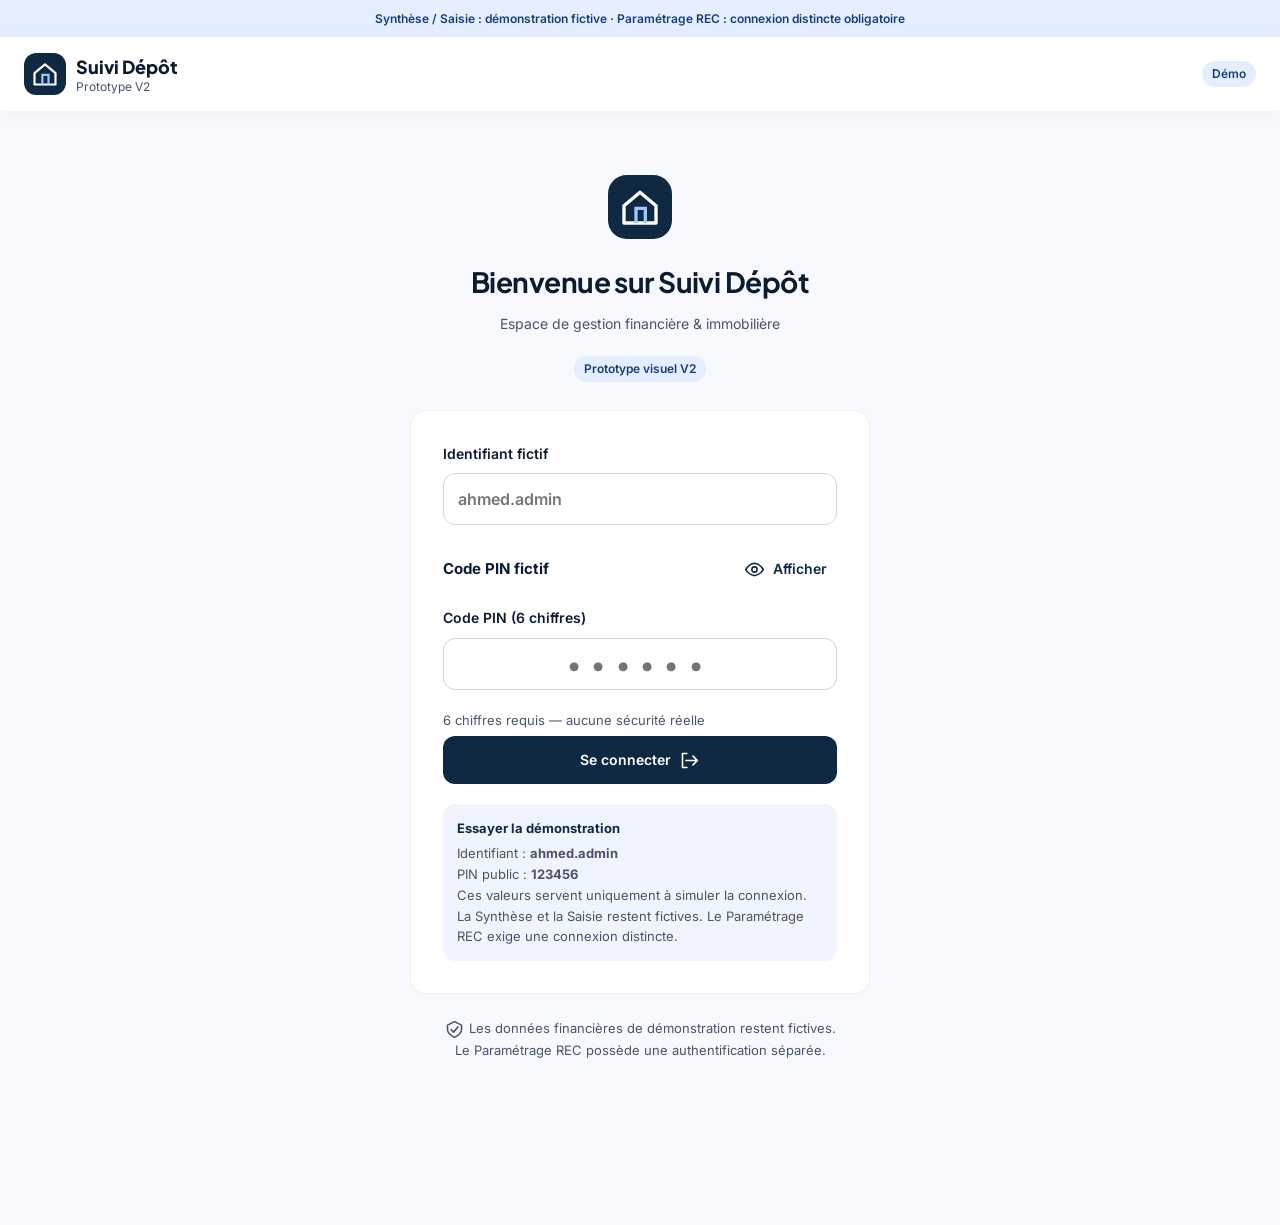
<file: index.html>
<!doctype html>
<html lang="fr">
  <head>
    <meta charset="utf-8" />
    <meta
      name="viewport"
      content="width=device-width, initial-scale=1, viewport-fit=cover"
    />
    <meta
      http-equiv="Content-Security-Policy"
      content="default-src 'none'; script-src 'self'; style-src 'self'; font-src 'self'; img-src 'self'; frame-src 'self'; connect-src 'none'; form-action 'none'; base-uri 'none'; object-src 'none'; worker-src 'none'"
    />
    <meta name="color-scheme" content="light" />
    <meta name="robots" content="noindex,nofollow" />
    <title>Suivi Dépôt V2 — Démonstration</title>
    <link rel="icon" href="assets/logo.svg" type="image/svg+xml" />
    <link rel="stylesheet" href="styles.css" />
    <script type="module" src="app.mjs"></script>
  </head>
  <body>
    <a class="skip" href="#main">Aller au contenu</a>
    <div class="demo-banner">
      Synthèse / Saisie : démonstration fictive · Paramétrage REC : connexion distincte obligatoire
    </div>
    <header id="header"></header>
    <main id="main" tabindex="-1"></main>
    <nav id="navigation" aria-label="Navigation principale"></nav>
    <div id="notice" role="status" aria-live="polite"></div>
    <dialog id="dialog" aria-labelledby="dialog-title"></dialog>
  </body>
</html>
</file>
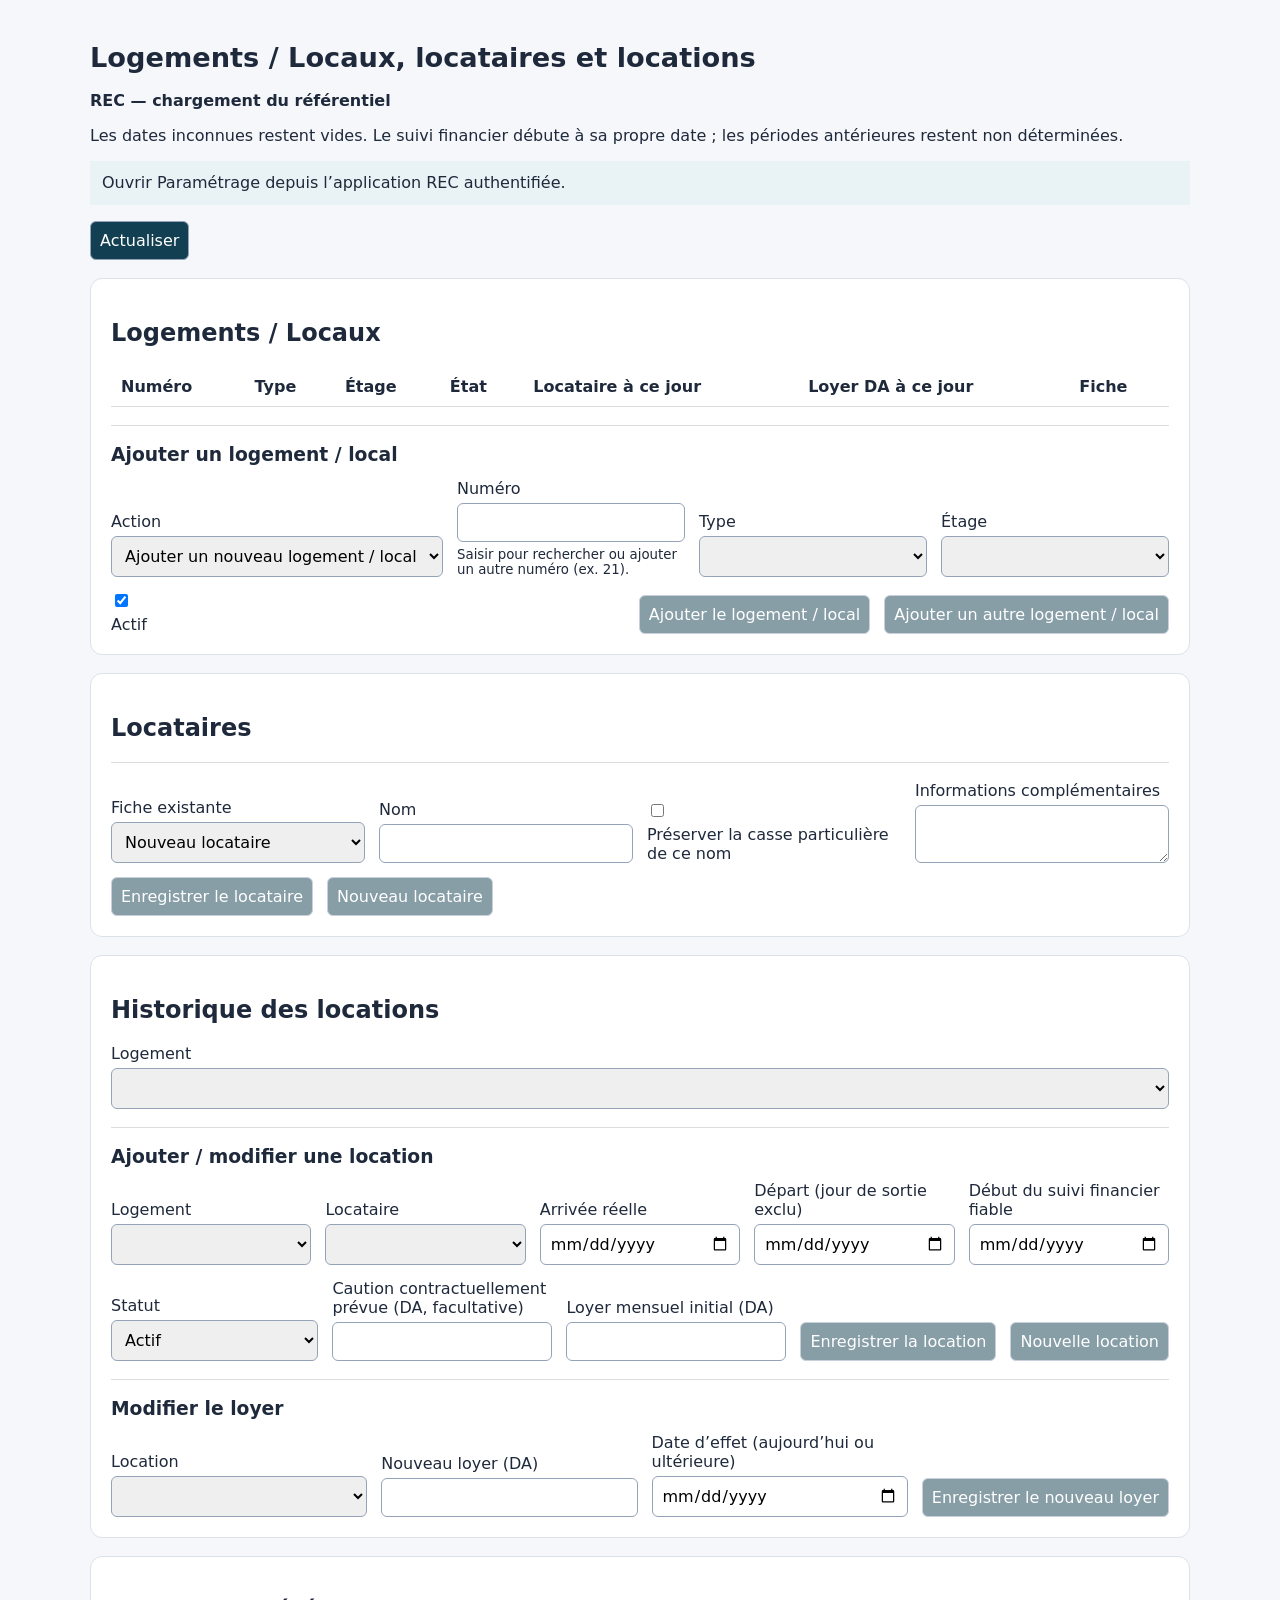
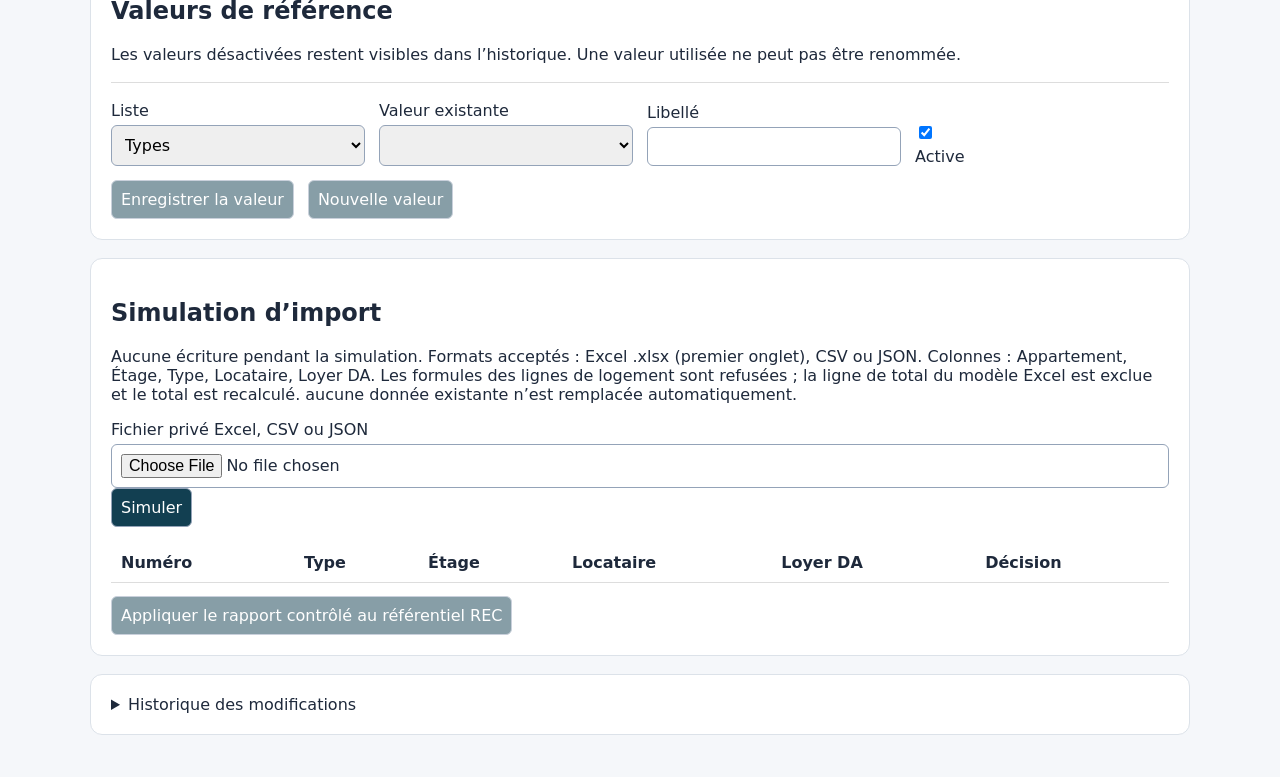
<file: referentiel/index.html>
<!doctype html>
<html lang="fr"><head><meta charset="utf-8"><meta http-equiv="Content-Security-Policy" content="default-src 'none'; script-src 'self'; style-src 'self'; connect-src 'none'; form-action 'none'; base-uri 'none'; object-src 'none'; worker-src 'none'"><meta name="viewport" content="width=device-width,initial-scale=1"><title>Paramétrage — Référentiel V2</title><link rel="stylesheet" href="referentiel-v2.css"></head>
<body><main>
<h1>Logements / Locaux, locataires et locations</h1>
<p id="environment">REC — chargement du référentiel</p>
<p>Les dates inconnues restent vides. Le suivi financier débute à sa propre date ; les périodes antérieures restent non déterminées.</p>
<p id="message" role="status" aria-live="polite"></p>
<button id="reload" type="button">Actualiser</button>
<section><h2>Logements / Locaux</h2><div class="table-wrap"><table><thead><tr><th>Numéro</th><th>Type</th><th>Étage</th><th>État</th><th>Locataire à ce jour</th><th>Loyer DA à ce jour</th><th>Fiche</th></tr></thead><tbody id="logements"></tbody></table></div>
<form id="logement-form"><h3 id="housing-title">Ajouter un logement / local</h3><label>Action <select id="logement-edit"><option value="">Ajouter un nouveau logement / local</option></select></label><input name="id" type="hidden"><label>Numéro <input name="numero" list="numeros" autocomplete="off" required><datalist id="numeros"></datalist><small>Saisir pour rechercher ou ajouter un autre numéro (ex. 21).</small></label><label>Type <select name="type" required></select></label><label>Étage <select name="etage"></select></label><label><input name="actif" type="checkbox" checked> Actif</label><button id="housing-save">Ajouter le logement / local</button><button type="reset">Ajouter un autre logement / local</button></form></section>
<section><h2>Locataires</h2><form id="locataire-form"><input name="id" type="hidden"><label>Fiche existante <select id="tenant-edit"><option value="">Nouveau locataire</option></select></label><label>Nom <input name="nom" required></label><label><input type="checkbox" name="cassePersonnalisee"> Préserver la casse particulière de ce nom</label><label>Informations complémentaires <textarea name="complement"></textarea></label><button>Enregistrer le locataire</button><button type="reset">Nouveau locataire</button></form></section>
<section><h2>Historique des locations</h2><label>Logement <select id="bail-filter"></select></label><div id="baux"></div>
<form id="bail-form"><h3>Ajouter / modifier une location</h3><input name="id" type="hidden"><label>Logement <select name="logementId" required></select></label><label>Locataire <select name="locataireId" required></select></label><label>Arrivée réelle <input name="arrivee" type="date"></label><label>Départ (jour de sortie exclu) <input name="depart" type="date"></label><label>Début du suivi financier fiable <input name="suiviFinancierDepuis" type="date"></label><label>Statut <select name="statut"><option value="actif">Actif</option><option value="termine">Terminé</option></select></label><label>Caution contractuellement prévue (DA, facultative) <input name="cautionPrevue" type="number" min="0" step="0.01"></label><label id="initial-rent">Loyer mensuel initial (DA) <input name="loyer" type="number" min="0" step="0.01" required></label><button>Enregistrer la location</button><button type="reset">Nouvelle location</button></form>
<form id="loyer-form"><h3>Modifier le loyer</h3><label>Location <select name="bailId" required></select></label><label>Nouveau loyer (DA) <input name="montant" type="number" min="0" step="0.01" required></label><label>Date d’effet (aujourd’hui ou ultérieure) <input name="effet" type="date" required></label><button>Enregistrer le nouveau loyer</button></form></section>
<section><h2>Valeurs de référence</h2><p>Les valeurs désactivées restent visibles dans l’historique. Une valeur utilisée ne peut pas être renommée.</p>
<form id="reference-form"><input name="id" type="hidden"><label>Liste <select name="category" id="reference-category"><option value="types">Types</option><option value="etages">Étages</option></select></label><label>Valeur existante <select id="reference-edit"></select></label><label>Libellé <input name="label" required></label><label><input name="actif" type="checkbox" checked> Active</label><button>Enregistrer la valeur</button><button type="reset">Nouvelle valeur</button></form></section>
<section><h2>Simulation d’import</h2><p>Aucune écriture pendant la simulation. Formats acceptés : Excel .xlsx (premier onglet), CSV ou JSON. Colonnes : Appartement, Étage, Type, Locataire, Loyer DA. Les formules des lignes de logement sont refusées ; la ligne de total du modèle Excel est exclue et le total est recalculé. aucune donnée existante n’est remplacée automatiquement.</p><label>Fichier privé Excel, CSV ou JSON <input id="import-file" type="file" accept=".xlsx,.csv,.json"></label><button id="simulate" type="button">Simuler</button><p id="import-summary"></p><div class="table-wrap"><table><thead><tr><th>Numéro</th><th>Type</th><th>Étage</th><th>Locataire</th><th>Loyer DA</th><th>Décision</th></tr></thead><tbody id="import-preview"></tbody></table></div><pre id="report"></pre><button id="import-apply" type="button" disabled>Appliquer le rapport contrôlé au référentiel REC</button></section>
<details><summary>Historique des modifications</summary><pre id="history"></pre></details>
</main><script src="transport.js"></script><script src="referentiel-v2-model.js"></script><script src="referentiel-v2-import.js"></script><script src="referentiel-v2.js"></script></body></html>
</file>
<file: styles.css>
@font-face {
  font-family: Inter;
  src: url("assets/inter-latin.woff2") format("woff2");
  font-weight: 100 900;
  font-display: swap;
}
@font-face {
  font-family: "Plus Jakarta Sans";
  src: url("assets/jakarta-latin.woff2") format("woff2");
  font-weight: 200 800;
  font-display: swap;
}
:root {
  font-family: Inter, sans-serif;
  color: #0b1c30;
  background: #f8f9ff;
  font-size: 15px;
  line-height: 1.6;
  --navy: #0f2942;
  --blue: #0055df;
  --light: #eff4ff;
  --green: #047857;
  --muted: #475569;
}
* {
  box-sizing: border-box;
}
body {
  margin: 0;
}
button,
input,
select {
  font: inherit;
}
button,
a,
input,
select {
  -webkit-tap-highlight-color: transparent;
}
button,
a,
input,
select {
  touch-action: manipulation;
}
button {
  cursor: pointer;
}
button:disabled {
  cursor: not-allowed;
  opacity: 0.48;
}
button,
a {
  transition: background 0.15s;
}
button:focus-visible,
a:focus-visible,
input:focus-visible,
select:focus-visible {
  outline: 3px solid #2563eb;
  outline-offset: 3px;
}
a {
  color: var(--blue);
}
h1,
h2,
h3,
.brand {
  font-family: "Plus Jakarta Sans", sans-serif;
  line-height: 1.4;
}
h1 {
  font-size: 28px;
  margin: 0 0 12px;
  letter-spacing: -0.02em;
}
h2 {
  font-size: 19px;
  margin: 0 0 16px;
}
h3 {
  font-size: 17px;
  margin: 0;
}
p {
  margin: 8px 0 20px;
  color: var(--muted);
}
small {
  font-size: 13px;
}
svg.icon {
  width: 21px;
  height: 21px;
  flex-shrink: 0;
  vertical-align: middle;
  fill: none;
  stroke: currentColor;
  stroke-width: 1.8;
  stroke-linecap: round;
  stroke-linejoin: round;
}
.demo-banner {
  text-align: center;
  background: #e5eeff;
  color: #173f76;
  font-size: 12px;
  font-weight: 600;
  padding: 9px 16px;
}
header {
  background: #fff;
  box-shadow: 0 2px 14px #0f294208;
}
header .inner {
  max-width: 1280px;
  padding: 16px 24px;
  margin: auto;
  display: flex;
  align-items: center;
  gap: 12px;
}
.brand {
  display: flex;
  align-items: center;
  gap: 10px;
  font-size: 18px;
  font-weight: 800;
  flex: 1;
}
.brand img {
  width: 42px;
  height: 42px;
}
.brand small {
  display: block;
  color: var(--muted);
  font:
    12px Inter,
    sans-serif;
}
.avatar {
  display: grid;
  place-items: center;
  width: 48px;
  height: 48px;
  border-radius: 50%;
  background: #dce9ff;
  font-family: "Plus Jakarta Sans", sans-serif;
  font-size: 19px;
  font-weight: 700;
  flex-shrink: 0;
}
.avatar.admin {
  background: #0055df;
  color: white;
}
.avatar.mini {
  width: 36px;
  height: 36px;
  font-size: 12px;
}
.badge {
  font-size: 12px;
  font-weight: 600;
  background: #e5eeff;
  color: #173f76;
  border-radius: 20px;
  padding: 4px 10px;
  display: inline-block;
  line-height: 1.5;
}
.badge.active {
  background: #ecfdf5;
  color: #047857;
}
.badge.inactive {
  background: #f1f5f9;
  color: #475569;
}
.badge.role {
  border-radius: 6px;
  background: #dce9ff;
}
.badge.admin {
  background: #dce0ff;
  color: #172c65;
}
.primary,
.secondary,
.positive,
.quiet {
  min-height: 48px;
  border: 0;
  border-radius: 12px;
  padding: 12px 18px;
  font-weight: 600;
  display: inline-flex;
  justify-content: center;
  align-items: center;
  gap: 8px;
  text-decoration: none;
  font-size: 14px;
}
.primary {
  background: var(--navy);
  color: #fff;
}
.primary:hover {
  background: #1c405e;
}
.secondary,
.quiet {
  background: var(--light);
  color: var(--navy);
}
.secondary:hover {
  background: #dce9ff;
}
.positive {
  background: #ecfdf5;
  color: var(--green);
}
.quiet {
  background: transparent;
  padding: 10px;
}
.wide {
  width: 100%;
}
main {
  max-width: 1200px;
  margin: auto;
  padding: 32px 24px 132px;
}
.page-top {
  display: flex;
  align-items: center;
  justify-content: space-between;
  gap: 16px;
  margin-bottom: 16px;
}
.page-top p {
  margin-bottom: 0;
}
.page-top h1 {
  margin-bottom: 8px;
}
.tools {
  margin: 24px 0;
}
.search {
  position: relative;
}
.search .icon {
  position: absolute;
  left: 16px;
  top: 16px;
}
.search input {
  padding-left: 48px;
}
.filters {
  display: flex;
  gap: 8px;
  flex-wrap: wrap;
  margin-top: 12px;
}
.filters button {
  border: 0;
  border-radius: 24px;
  min-height: 44px;
  padding: 10px 16px;
  background: var(--light);
  color: var(--muted);
  font-size: 13px;
  font-weight: 600;
}
.filters button[aria-pressed="true"] {
  background: var(--blue);
  color: #fff;
}
input:not([type="checkbox"]):not([type="radio"]),
select {
  width: 100%;
  height: 52px;
  border: 1px solid #cbd5e1;
  border-radius: 12px;
  background: white;
  color: var(--navy);
  padding: 12px 14px;
  font-size: 16px;
}
label.field {
  display: block;
  font-size: 14px;
  font-weight: 600;
  margin-bottom: 20px;
}
label.field input,
label.field select {
  margin-top: 8px;
}
.hint {
  font-size: 13px;
  color: var(--muted);
  font-weight: 400;
  display: block;
  margin: 6px 0;
}
.cards {
  display: grid;
  gap: 20px;
  grid-template-columns: repeat(3, minmax(0, 1fr));
}
.card {
  background: #fff;
  border: 1px solid #eef1f7;
  border-radius: 16px;
  padding: 24px;
  box-shadow: 0 1px 2px #0f294205;
}
.user-heading {
  display: flex;
  gap: 12px;
  align-items: center;
  margin-bottom: 16px;
  flex-wrap: wrap;
}
.user-heading .identity {
  flex: 1;
  min-width: 120px;
}
.identity small {
  overflow-wrap: anywhere;
}
.user-card {
  display: flex;
  flex-direction: column;
  gap: 16px;
}
.user-card .user-heading {
  margin: 0;
}
.user-card .badge.role {
  align-self: flex-start;
}
.user-card p {
  font-size: 13px;
  margin: 0;
}
.panel {
  padding: 14px;
  border-radius: 12px;
  background: var(--light);
  font-size: 13px;
  color: var(--muted);
}
.panel strong {
  display: block;
  color: var(--navy);
  margin-bottom: 4px;
}
.protection {
  display: flex;
  gap: 10px;
  align-items: center;
}
.protection .icon {
  color: var(--blue);
}
.actions {
  display: grid;
  grid-template-columns: 1fr 1fr;
  gap: 8px;
  margin-top: auto;
}
.actions button {
  padding: 10px 6px;
  font-size: 12px;
}
.advice {
  background: #e5eeff;
  border: 0;
  display: flex;
  gap: 16px;
  margin-top: 24px;
}
.advice > .icon {
  color: var(--blue);
  margin-top: 3px;
}
.advice p {
  font-size: 13px;
  margin: 4px 0 0;
}
.subnav {
  display: flex;
  align-items: center;
  justify-content: space-between;
  margin-bottom: 24px;
  font-size: 12px;
  color: var(--muted);
}
.form-page {
  max-width: 760px;
  margin: auto;
}
.form-page > .card,
.form-page > .panel {
  margin-bottom: 20px;
}
.section-title {
  display: flex;
  align-items: center;
  gap: 10px;
}
.section-title .icon {
  background: #dce9ff;
  border-radius: 8px;
  box-sizing: content-box;
  padding: 5px;
  color: var(--navy);
}
.form-grid {
  display: grid;
  grid-template-columns: 1fr 1fr;
  gap: 20px;
}
.pin {
  letter-spacing: 0.45em;
  text-align: center;
  font-family: "Plus Jakarta Sans", sans-serif !important;
  font-size: 23px !important;
}
.pin-header {
  display: flex;
  align-items: center;
  justify-content: space-between;
  margin-bottom: 14px;
  gap: 8px;
}
.pin-header h2 {
  margin: 0;
}
.toggle-row {
  display: flex;
  align-items: center;
  justify-content: space-between;
  gap: 20px;
  min-height: 64px;
  padding: 12px 0;
  cursor: pointer;
}
.toggle-row .copy {
  flex: 1;
}
.toggle-row strong {
  font-size: 14px;
  display: block;
}
.toggle-row small {
  display: block;
  color: var(--muted);
  font-size: 13px;
}
.toggle-row input {
  appearance: none;
  -webkit-appearance: none;
  width: 52px;
  height: 30px;
  background: #b7bec9;
  border: 0;
  border-radius: 24px;
  flex-shrink: 0;
  position: relative;
  cursor: pointer;
  margin: 8px 0;
}
.toggle-row input:before {
  content: "";
  position: absolute;
  top: 3px;
  left: 3px;
  width: 24px;
  height: 24px;
  background: #fff;
  border-radius: 50%;
  box-shadow: 0 1px 3px #0003;
  transition: transform 0.15s;
}
.toggle-row input:checked {
  background: #149b70;
}
.toggle-row input:checked:before {
  transform: translateX(22px);
}
.toggle-row input:disabled {
  opacity: 0.55;
  cursor: not-allowed;
}
.danger {
  color: #c92a2a;
}
.role-options {
  display: grid;
  grid-template-columns: 1fr 1fr;
  gap: 12px;
  margin: 12px 0;
}
.role-option {
  display: flex;
  align-items: flex-start;
  gap: 10px;
  background: var(--light);
  padding: 16px;
  border-radius: 12px;
  border: 2px solid transparent;
  cursor: pointer;
  font-size: 14px;
}
.role-option:has(input:checked) {
  border-color: var(--blue);
  background: #e5eeff;
}
.role-option input {
  accent-color: var(--blue);
  margin-top: 5px;
  min-width: 18px;
  min-height: 18px;
}
.role-option strong,
.role-option small {
  display: block;
}
.role-option small {
  font-size: 12px;
  color: var(--muted);
}
.form-footer {
  display: flex;
  gap: 12px;
  margin-top: 24px;
}
.form-footer > * {
  flex: 1;
}
.form-error {
  background: #fff0ef;
  color: #b42318;
  border-radius: 12px;
  padding: 14px;
  margin-bottom: 16px;
  font-size: 14px;
}
.form-error:empty {
  display: none;
}
.login {
  max-width: 460px;
  margin: 32px auto;
}
.login .card {
  padding: 32px;
}
.welcome {
  text-align: center;
  margin-bottom: 28px;
}
.welcome img {
  width: 64px;
  height: 64px;
  margin-bottom: 16px;
}
.welcome h1 {
  font-size: 28px;
}
.welcome p {
  font-size: 14px;
}
.login-foot {
  text-align: center;
  font-size: 13px;
  margin-top: 24px;
  color: var(--muted);
}
.login .panel {
  margin-top: 20px;
}
#navigation {
  position: fixed;
  bottom: 0;
  left: 0;
  right: 0;
  background: #fff;
  box-shadow: 0 -3px 18px #0f294208;
  display: flex;
  justify-content: center;
  gap: 16px;
  padding: 10px 12px calc(10px + env(safe-area-inset-bottom));
  z-index: 5;
}
#navigation:empty {
  display: none;
}
#navigation button {
  min-height: 56px;
  display: flex;
  flex-direction: column;
  align-items: center;
  justify-content: center;
  border: 0;
  border-radius: 12px;
  padding: 7px 16px;
  background: transparent;
  font-size: 12px;
  color: #475569;
  gap: 3px;
}
#navigation button[aria-current="page"] {
  color: var(--blue);
  background: var(--light);
  font-weight: 600;
}
#navigation button:disabled {
  opacity: 0.65;
}
#notice {
  position: fixed;
  bottom: 100px;
  left: 50%;
  transform: translateX(-50%);
  background: var(--navy);
  color: #fff;
  padding: 14px 22px;
  border-radius: 12px;
  box-shadow: 0 8px 30px #0f294230;
  z-index: 20;
  max-width: calc(100% - 32px);
  width: max-content;
  font-size: 14px;
}
#notice:empty {
  display: none;
}
dialog {
  border: 0;
  border-radius: 20px;
  padding: 28px;
  max-width: calc(100% - 32px);
  width: 460px;
  color: var(--navy);
  box-shadow: 0 20px 50px #0f294230;
}
dialog::backdrop {
  background: #0f172a66;
}
.skip {
  position: fixed;
  top: -100px;
  z-index: 50;
  background: #fff;
  padding: 12px;
}
.skip:focus {
  top: 0;
}
main:focus {
  outline: none;
}
.empty {
  text-align: center;
  padding: 40px;
  color: var(--muted);
}
@media (max-width: 1050px) {
  .cards {
    grid-template-columns: repeat(2, minmax(0, 1fr));
  }
}
@media (max-width: 700px) {
  h1 {
    font-size: 22px;
  }
  main {
    padding: 24px 16px 128px;
  }
  header .inner {
    padding: 12px 16px;
  }
  .brand {
    font-size: 16px;
  }
  .brand img {
    width: 36px;
    height: 36px;
  }
  .cards {
    grid-template-columns: 1fr;
    gap: 16px;
  }
  .card {
    padding: 16px;
  }
  .page-top {
    align-items: flex-start;
    flex-wrap: wrap;
  }
  .page-top > .primary {
    width: 100%;
  }
  .page-top > div {
    flex: 1;
    min-width: 200px;
  }
  .page-top .badge {
    margin-top: 8px;
  }
  .form-grid,
  .role-options {
    grid-template-columns: 1fr;
  }
  .form-grid {
    gap: 0;
  }
  .form-footer {
    flex-direction: column;
  }
  .user-heading .identity {
    min-width: 100px;
  }
  .login {
    margin: 16px auto;
  }
  .login .card {
    padding: 24px 20px;
  }
  .login .welcome h1 {
    font-size: 26px;
  }
  #navigation {
    gap: 0;
    justify-content: space-around;
    padding-left: 4px;
    padding-right: 4px;
  }
  #navigation button {
    padding: 6px 4px;
    font-size: 11px;
    flex: 1;
  }
  .subnav {
    gap: 10px;
  }
  .pin-header h2 {
    font-size: 16px;
  }
  .advice {
    padding: 20px 16px;
  }
  .demo-banner {
    font-size: 12px;
  }
  .form-page h2 {
    font-size: 18px;
  }
}
@media (prefers-reduced-motion: reduce) {
  * {
    transition: none !important;
    scroll-behavior: auto !important;
  }
}
/* Priorité sur le padding générique des champs. */
.search input[type="search"] {
  padding-left: 48px;
}
.form-page form > .card,
.form-page form > .panel {
  margin-bottom: 20px;
}
.skip {
  top: 0;
  visibility: hidden;
}
.skip:focus {
  visibility: visible;
}
#navigation button {
  min-width: 0;
  font-size: 12px;
}
#navigation .nav-label {
  display: block;
  max-width: 100%;
  overflow: hidden;
  text-overflow: ellipsis;
  white-space: nowrap;
}
@media (max-width: 700px) {
  #navigation button {
    padding: 6px 0;
  }
}
/* Synthèse V2 : une présentation responsive et des calculs communs. */
.finance-page { display: grid; gap: 24px; }
.finance-page .page-top { margin: 0; }
.period-card { display: flex; align-items: center; justify-content: space-between; gap: 20px; background: #eff4ff; }
.period-card h2 { margin: 0 0 6px; }
.period-card small { display: block; color: var(--muted); margin-top: 6px; }
.finance-heading { display: flex; align-items: center; justify-content: space-between; gap: 12px; margin-bottom: 16px; }
.finance-heading h2 { margin: 0; }
.finance-heading small { color: var(--muted); text-align: right; }
.cash-grid { display: grid; grid-template-columns: 1fr 1fr; gap: 32px; }
.cash-total { background: #eff4ff; border-radius: 12px; padding: 24px; display: flex; flex-direction: column; gap: 8px; }
.cash-total > strong { font: 700 36px/1.3 "Plus Jakarta Sans", sans-serif; }
.cash-total small { color: var(--muted); }
.cash-details { display: grid; align-content: center; gap: 14px; }
.finance-value { display: flex; justify-content: space-between; gap: 12px; font-size: 13px; }
.finance-value strong { white-space: nowrap; }
.cash-control { margin-top: 20px; display: flex; flex-wrap: wrap; gap: 8px 24px; font-size: 12px; color: var(--muted); }
.cash-status { background: #eff4ff; padding: 12px; border-radius: 8px; font-size: 13px; margin: 16px 0; }
.indicator-grid { display: grid; grid-template-columns: repeat(3,minmax(0,1fr)); gap: 16px; }
.indicator-grid article { display: flex; flex-direction: column; gap: 10px; }
.indicator-grid strong { font: 700 25px/1.4 "Plus Jakarta Sans", sans-serif; }
.indicator-grid small { color: var(--muted); font-size: 12px; }
.incoming { color: #047857; }
.outgoing { color: #ba1a1a; }
.net-card { background: #0f2942; color: white; }
.net-card small { color: #d3e4fe; }
.activity-grid { display: grid; grid-template-columns: repeat(2,minmax(0,1fr)); gap: 16px; }
.activity-title { display: flex; align-items: center; justify-content: space-between; flex-wrap: wrap; gap: 8px; margin-bottom: 12px; }
.activity-title h3 { font-size: 15px; }
.activity-title > strong { font-size: 13px; background: #eff4ff; border-radius: 6px; padding: 4px 8px; }
.activity-dot { display: inline-block; width: 9px; height: 9px; border-radius: 50%; background: #0051d5; margin-right: 8px; }
.headm .activity-dot { background: #0f2942; }
.common .activity-dot { background: #316bf3; }
.family .activity-dot { background: #74777e; }
.activity-flows { display: grid; gap: 8px; border-top: 1px solid #e5eeff; padding-top: 12px; }
.finance-page [hidden], dialog [hidden] { display: none; }
@media (max-width:700px) {
  .finance-page { gap: 20px; }
  .period-card { flex-direction: column; align-items: stretch; }
  .cash-grid, .activity-grid { grid-template-columns: minmax(0,1fr); gap: 14px; }
  .cash-total { padding: 18px; }
  .cash-total > strong { font-size: 28px; }
  .cash-total small { font-size: 11px; }
  .finance-heading { align-items: flex-start; flex-wrap: wrap; }
  .finance-heading h2 { font-size: 18px; }
  .finance-heading small { font-size: 11px; }
  .indicator-grid { grid-template-columns: repeat(2,minmax(0,1fr)); gap: 12px; }
  .indicator-grid strong { font-size: clamp(16px,4.6vw,24px); }
  .net-card { grid-column: 1 / -1; }
  .net-card strong { font-size: 26px; }
  .cash-control { flex-direction: column; }
  .finance-page .page-top > div { min-width: 0; }
}
@media (max-width:700px) {
  .finance-page .page-top { flex-direction: column; gap: 8px; }
  .finance-page .page-top > div { width: 100%; }
  .finance-page .page-top .badge { margin-top: 0; }
}
/* Les deux filtres ont leur propre état et restent dans le dialogue natif. */
.section-period { display: flex; flex-wrap: wrap; gap: 4px 16px; margin: 0 0 16px; font-size: 13px; color: var(--muted); }
.section-period strong { color: var(--navy); }
.period-form { min-width: 0; }
.period-choices { border: 0; padding: 0; margin: 16px 0; min-width: 0; display: grid; gap: 8px; }
.period-choices legend { font-weight: 600; margin-bottom: 10px; }
.period-choice { display: flex; align-items: center; gap: 10px; padding: 12px; border: 2px solid transparent; border-radius: 12px; background: var(--light); cursor: pointer; font-size: 14px; }
.period-choice input { width: 18px; height: 18px; margin: 0; flex-shrink: 0; accent-color: var(--blue); }
.period-choice > span:first-of-type { flex: 1; overflow-wrap: anywhere; }
.period-choice:has(input:checked) { border-color: var(--blue); background: #e5eeff; }
.period-choice:focus-within { outline: 3px solid var(--blue); outline-offset: 2px; }
.choice-mark { visibility: hidden; color: var(--blue); font-weight: 700; }
.period-choice:has(input:checked) .choice-mark { visibility: visible; }
dialog:has(.period-form) { max-height: calc(100dvh - 32px); overflow-y: auto; overscroll-behavior: contain; }
@media (max-width:700px) {
  .finance-page .finance-heading > .secondary { width: 100%; }
  .finance-page .finance-heading > .badge { order: -1; }
  dialog:has(.period-form) { width: 460px; padding: 20px 16px; }
  .period-form input[type="date"], .period-form input[type="month"] { min-width: 0; max-width: 100%; }
}
/* Safari donne aux champs temporels une largeur intrinsèque : contraindre
   le conteneur et le champ, sans remplacer leurs sélecteurs natifs. */
.period-form, .period-form [data-period], .period-form [data-history-panel],
.period-form [data-quick-panel], .period-form label.field {
  min-inline-size: 0;
  max-inline-size: 100%;
}
.period-form label.field {
  display: grid;
  grid-template-columns: minmax(0, 1fr);
  inline-size: 100%;
}
.period-form input[type="date"], .period-form input[type="month"],
.period-form input[type="number"] {
  display: block;
  box-sizing: border-box;
  inline-size: 100%;
  min-inline-size: 0;
  max-inline-size: 100%;
  -webkit-appearance: none;
  appearance: none;
}
.period-form input::-webkit-date-and-time-value { min-width: 0; text-align: left; }
.period-form input::-webkit-datetime-edit { min-width: 0; padding: 0; }
.period-form [data-history-results] { display: grid; gap: 8px; min-width: 0; }
.period-form [data-history-title] { margin-top: 16px; }
dialog:has(.period-form) { max-height: calc(var(--period-viewport-height, 100dvh) - 32px); }
@media (max-width: 700px) {
  dialog:has(.period-form) {
    position: fixed;
    top: calc(var(--period-viewport-top, 0px) + 16px);
    bottom: auto;
    margin: 0 auto;
  }
}
/* L’attribut hidden doit primer sur la grille des libellés. */
.period-form [hidden] { display: none !important; }

.rec-reference-frame{width:100%;height:80vh;min-height:600px;border:1px solid #dce2e9;border-radius:12px;background:white}
</file>
<file: referentiel/referentiel-v2.css>
:root {font-family:system-ui,sans-serif;color:#1e293b;background:#f5f7fa}body{margin:0}main{max-width:1100px;margin:auto;padding:24px}h1{font-size:1.7rem}section,details{background:white;border:1px solid #dce2e9;border-radius:12px;padding:20px;margin:18px 0}form{display:flex;flex-wrap:wrap;gap:14px;align-items:end;border-top:1px solid #ddd;padding-top:18px;margin-top:18px}h3{width:100%;margin:0}label{display:flex;flex-direction:column;gap:5px;flex:1 1 200px}input,select,textarea,button{font:inherit;padding:9px;border:1px solid #94a3b8;border-radius:6px;max-width:100%;box-sizing:border-box}input[type=checkbox]{align-self:start}button{background:#123f51;color:white;cursor:pointer}button:disabled{opacity:.5;cursor:default}.table-wrap{overflow:auto}table{width:100%;border-collapse:collapse}th,td{text-align:left;padding:10px;border-bottom:1px solid #ddd}pre{white-space:pre-wrap;overflow-wrap:anywhere;font-size:.85rem}#message{padding:12px;background:#e9f2f5;min-height:20px}.bail{padding:12px;border-bottom:1px solid #ddd}#environment{font-weight:bold} [hidden]{display:none!important}@media(max-width:600px){main{padding:12px}section{padding:12px}label{flex-basis:100%}button{min-height:44px}th,td{padding:8px}}
</file>
